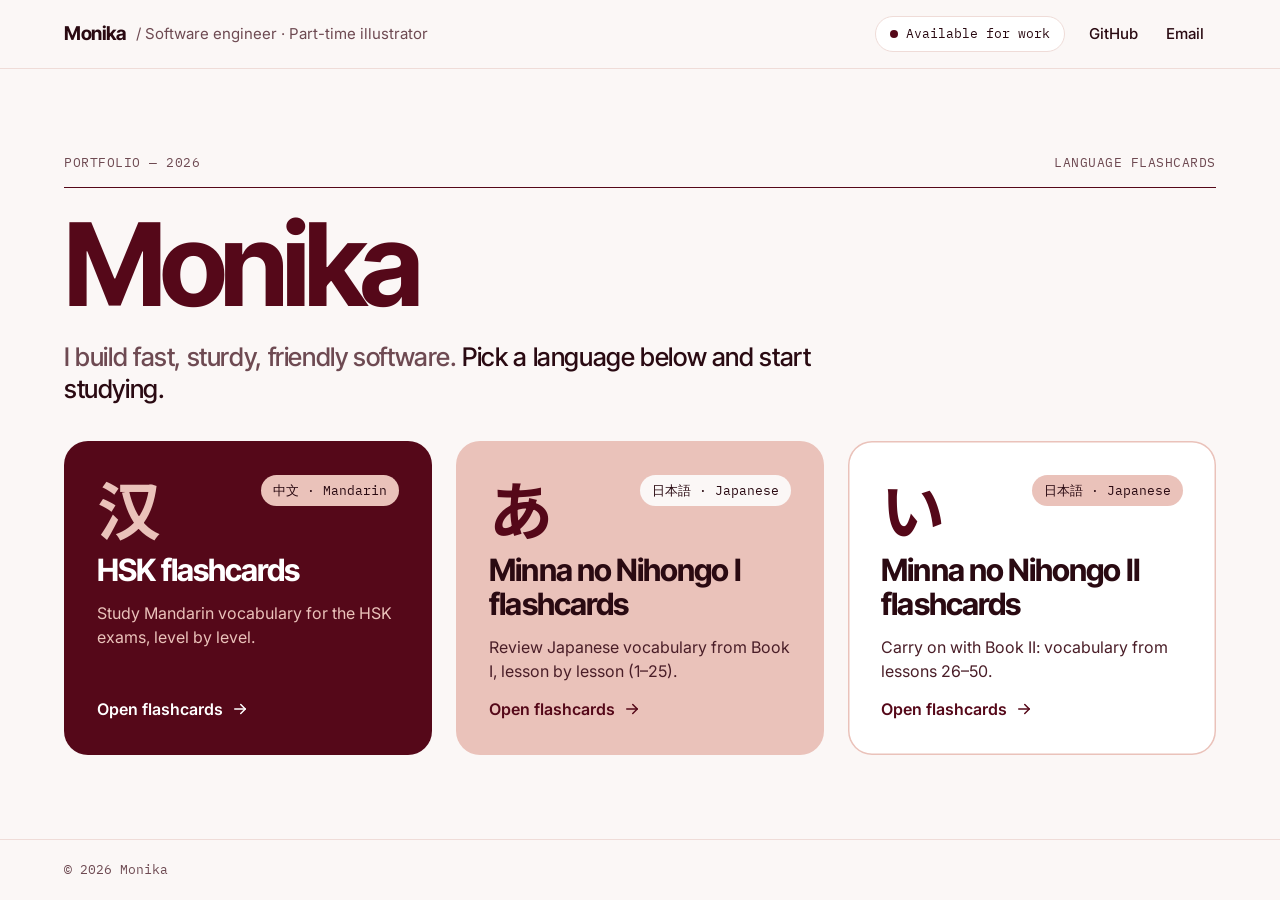
<file: index.html>
<!DOCTYPE html>
<html lang="en">
<head>
<meta charset="UTF-8">
<meta name="viewport" content="width=device-width, initial-scale=1.0">
<title>Monika · Language flashcards</title>
<meta name="description" content="Free language flashcards: HSK 1–5 Mandarin vocabulary with pinyin, tone colours and audio, and Minna no Nihongo I and II Japanese vocabulary by lesson.">
<link rel="preconnect" href="https://fonts.googleapis.com">
<link rel="preconnect" href="https://fonts.gstatic.com" crossorigin>
<link rel="stylesheet" href="https://fonts.googleapis.com/css2?family=IBM+Plex+Mono:wght@400;500&family=Inter:wght@400;500;600&family=Inter+Tight:wght@500;600;700&family=Noto+Sans+JP:wght@700&family=Noto+Sans+SC:wght@700&display=swap">
<link rel="stylesheet" href="assets/css/landing.css">
</head>
<body>

<header class="site-head">
  <div class="wrap">
    <p class="brand"><b>Monika</b><span>/ Software engineer · Part-time illustrator</span></p>
    <nav aria-label="Elsewhere">
      <span class="status"><span class="dot" aria-hidden="true"></span>Available for work</span>
      <a href="https://github.com/monikavrb" target="_blank" rel="noopener">GitHub</a>
      <a href="mailto:monikaverbiwork@gmail.com">Email</a>
    </nav>
  </div>
</header>

<main>
  <div class="wrap">
    <div class="eyebrow">
      <span>Portfolio — 2026</span>
      <span>Language flashcards</span>
    </div>
    <h1>Monika</h1>
    <p class="lede">I build fast, sturdy, friendly software. <strong>Pick a language below and start studying.</strong></p>

    <div class="cards">
      <a class="card card--zh" href="hsk-flash-cards/">
        <span class="card-top">
          <span class="glyph" lang="zh-Hans" aria-hidden="true">汉</span>
          <span class="pill"><span lang="zh-Hans">中文</span> · Mandarin</span>
        </span>
        <span class="card-title">HSK flashcards</span>
        <span class="card-desc">Study Mandarin vocabulary for the HSK exams, level by level.</span>
        <span class="card-cta">Open flashcards
          <svg width="18" height="18" viewBox="0 0 24 24" fill="none" stroke="currentColor" stroke-width="2" stroke-linecap="round" stroke-linejoin="round" aria-hidden="true"><path d="M5 12h14"/><path d="M13 6l6 6-6 6"/></svg>
        </span>
      </a>

      <a class="card card--ja" href="minna-flash-cards/">
        <span class="card-top">
          <span class="glyph" lang="ja" aria-hidden="true">あ</span>
          <span class="pill"><span lang="ja">日本語</span> · Japanese</span>
        </span>
        <span class="card-title">Minna no Nihongo I flashcards</span>
        <span class="card-desc">Review Japanese vocabulary from Book I, lesson by lesson (1–25).</span>
        <span class="card-cta">Open flashcards
          <svg width="18" height="18" viewBox="0 0 24 24" fill="none" stroke="currentColor" stroke-width="2" stroke-linecap="round" stroke-linejoin="round" aria-hidden="true"><path d="M5 12h14"/><path d="M13 6l6 6-6 6"/></svg>
        </span>
      </a>

      <a class="card card--ja2" href="minna2-flash-cards/">
        <span class="card-top">
          <span class="glyph" lang="ja" aria-hidden="true">い</span>
          <span class="pill"><span lang="ja">日本語</span> · Japanese</span>
        </span>
        <span class="card-title">Minna no Nihongo II flashcards</span>
        <span class="card-desc">Carry on with Book II: vocabulary from lessons 26–50.</span>
        <span class="card-cta">Open flashcards
          <svg width="18" height="18" viewBox="0 0 24 24" fill="none" stroke="currentColor" stroke-width="2" stroke-linecap="round" stroke-linejoin="round" aria-hidden="true"><path d="M5 12h14"/><path d="M13 6l6 6-6 6"/></svg>
        </span>
      </a>
    </div>
  </div>
</main>

<footer class="site-foot">
  <div class="wrap">
    <span>© 2026 Monika</span>
  </div>
</footer>

<script data-goatcounter="https://mxnmxn.goatcounter.com/count" async src="https://gc.zgo.at/count.js"></script>
</body>
</html>
</file>
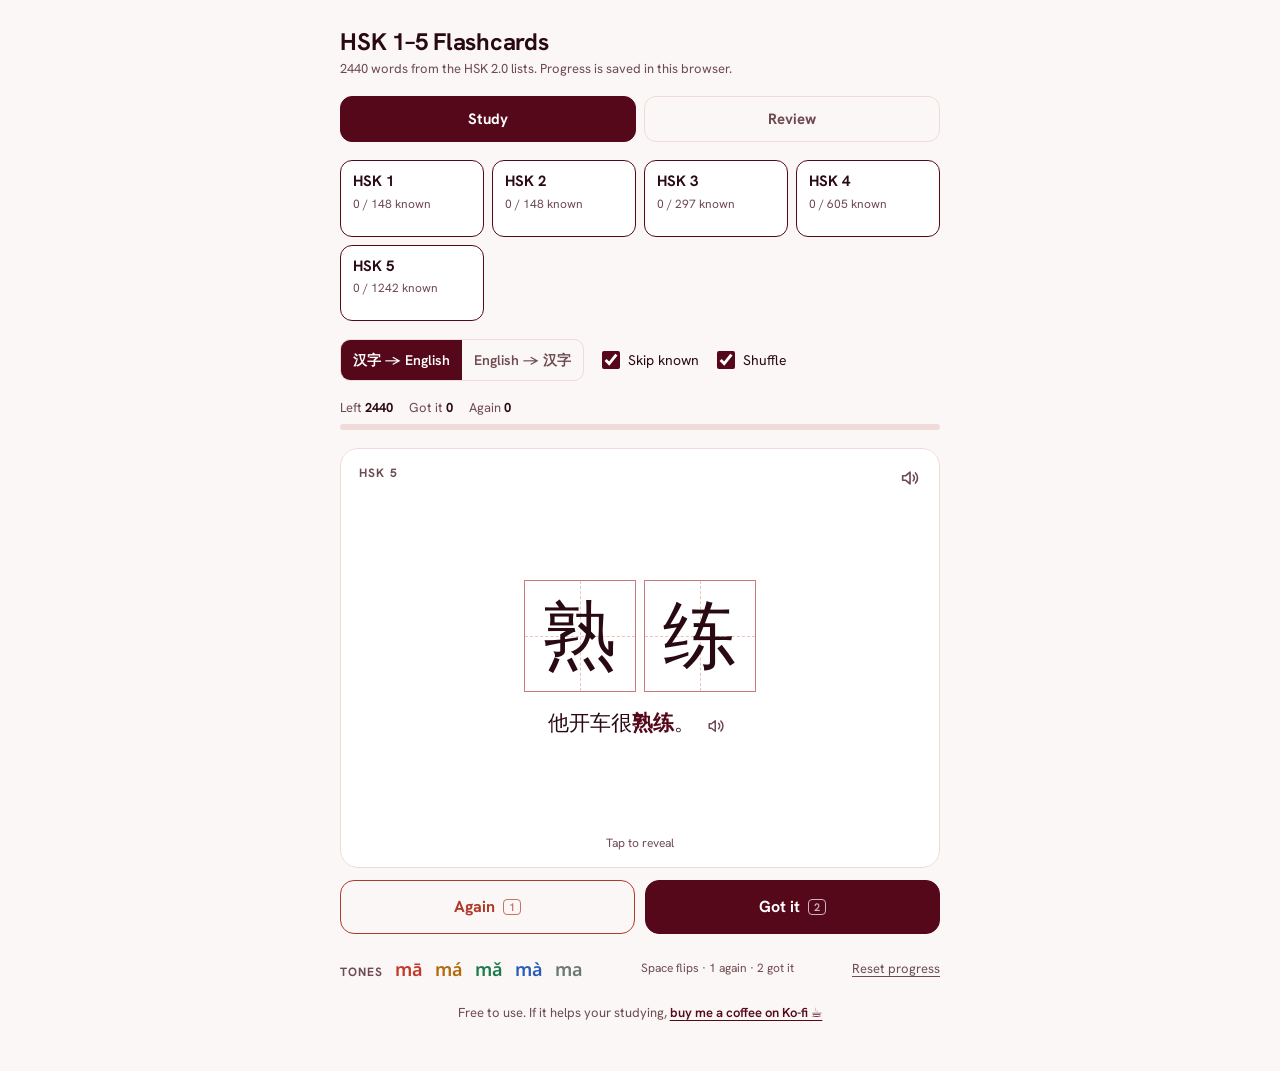
<file: hsk-flash-card/index.html>
<!DOCTYPE html>
<html lang="en">
<head>
<meta charset="UTF-8">
<meta name="viewport" content="width=device-width, initial-scale=1.0">
<title>HSK 1–5 Flashcards</title>
<meta name="description" content="Free HSK 1–5 Chinese flashcards with pinyin, tone colours, example sentences and audio. Progress is saved in your browser.">
<link rel="preconnect" href="https://fonts.googleapis.com">
<link rel="preconnect" href="https://fonts.gstatic.com" crossorigin>
<link rel="stylesheet" href="https://fonts.googleapis.com/css2?family=Hanken+Grotesk:wght@400;500;600;700&family=Noto+Sans:wght@500;600&family=Noto+Serif+SC:wght@500;700&display=swap">
<link rel="stylesheet" href="css/tokens.css">
<link rel="stylesheet" href="css/app.css">
<script type="module" src="js/main.js"></script>
</head>
<body>
<div class="app">
  <header>
    <h1>HSK 1–5 Flashcards</h1>
    <p class="sub" id="sub"></p>
  </header>

  <nav class="tabs" role="tablist" aria-label="Mode">
    <button type="button" role="tab" id="tabStudy" aria-selected="true">Study</button>
    <button type="button" role="tab" id="tabReview" aria-selected="false">Review <span class="badge" id="revCount" hidden>0</span></button>
  </nav>

  <section class="levels" id="levels" aria-label="Levels to practice"></section>

  <section class="opts">
    <div class="seg" role="group" aria-label="Card direction">
      <button type="button" id="dirZh" aria-pressed="true">汉字 → English</button>
      <button type="button" id="dirEn" aria-pressed="false">English → 汉字</button>
    </div>
    <label class="sw" for="skip" id="skipWrap"><input type="checkbox" id="skip"> Skip known</label>
    <label class="sw" for="shuf"><input type="checkbox" id="shuf"> Shuffle</label>
  </section>

  <section class="stats" aria-live="polite">
    <div class="nums">
      <span>Left <b id="nLeft">0</b></span>
      <span>Got it <b id="nGot">0</b></span>
      <span>Again <b id="nAgain">0</b></span>
    </div>
    <div class="bar"><i id="prog"></i></div>
  </section>

  <section id="practice">
    <div class="stage" id="stage">
      <button type="button" class="speak" id="speak" aria-label="Play pronunciation" hidden>
        <svg viewBox="0 0 24 24" fill="none" stroke="currentColor" stroke-width="1.8" stroke-linecap="round" stroke-linejoin="round" aria-hidden="true"><path d="M4 9.5v5h3.5L12 18.5v-13L7.5 9.5H4z"/><path d="M15.5 9a4.2 4.2 0 0 1 0 6"/><path d="M18 6.5a8 8 0 0 1 0 11"/></svg>
      </button>
      <div class="card" id="card" role="button" tabindex="0" aria-label="Flip card">
        <div class="card-inner">
          <div class="face front" id="front"></div>
          <div class="face back" id="back"></div>
        </div>
      </div>
    </div>
    <div class="done" id="done" hidden></div>
    <div class="actions" id="actions">
      <button type="button" class="btn again" id="again">Again <kbd>1</kbd></button>
      <button type="button" class="btn got" id="got">Got it <kbd>2</kbd></button>
    </div>
  </section>

  <footer class="foot">
    <div class="tones" aria-label="Tone colour key">
      <span class="k">Tones</span>
      <span class="s t1">mā</span><span class="s t2">má</span><span class="s t3">mǎ</span><span class="s t4">mà</span><span class="s t5">ma</span>
    </div>
    <span class="keys">Space flips · 1 again · 2 got it</span>
    <button type="button" class="link" id="reset">Reset progress</button>
  </footer>

  <p class="support">
    Free to use. If it helps your studying,
    <a href="https://ko-fi.com/YOUR_KOFI_USERNAME" target="_blank" rel="noopener">buy me a coffee on Ko-fi ☕</a>
  </p>
</div>
<script data-goatcounter="https://mxnmxn.goatcounter.com/count" async src="https://gc.zgo.at/count.js"></script>
</body>
</html>
</file>
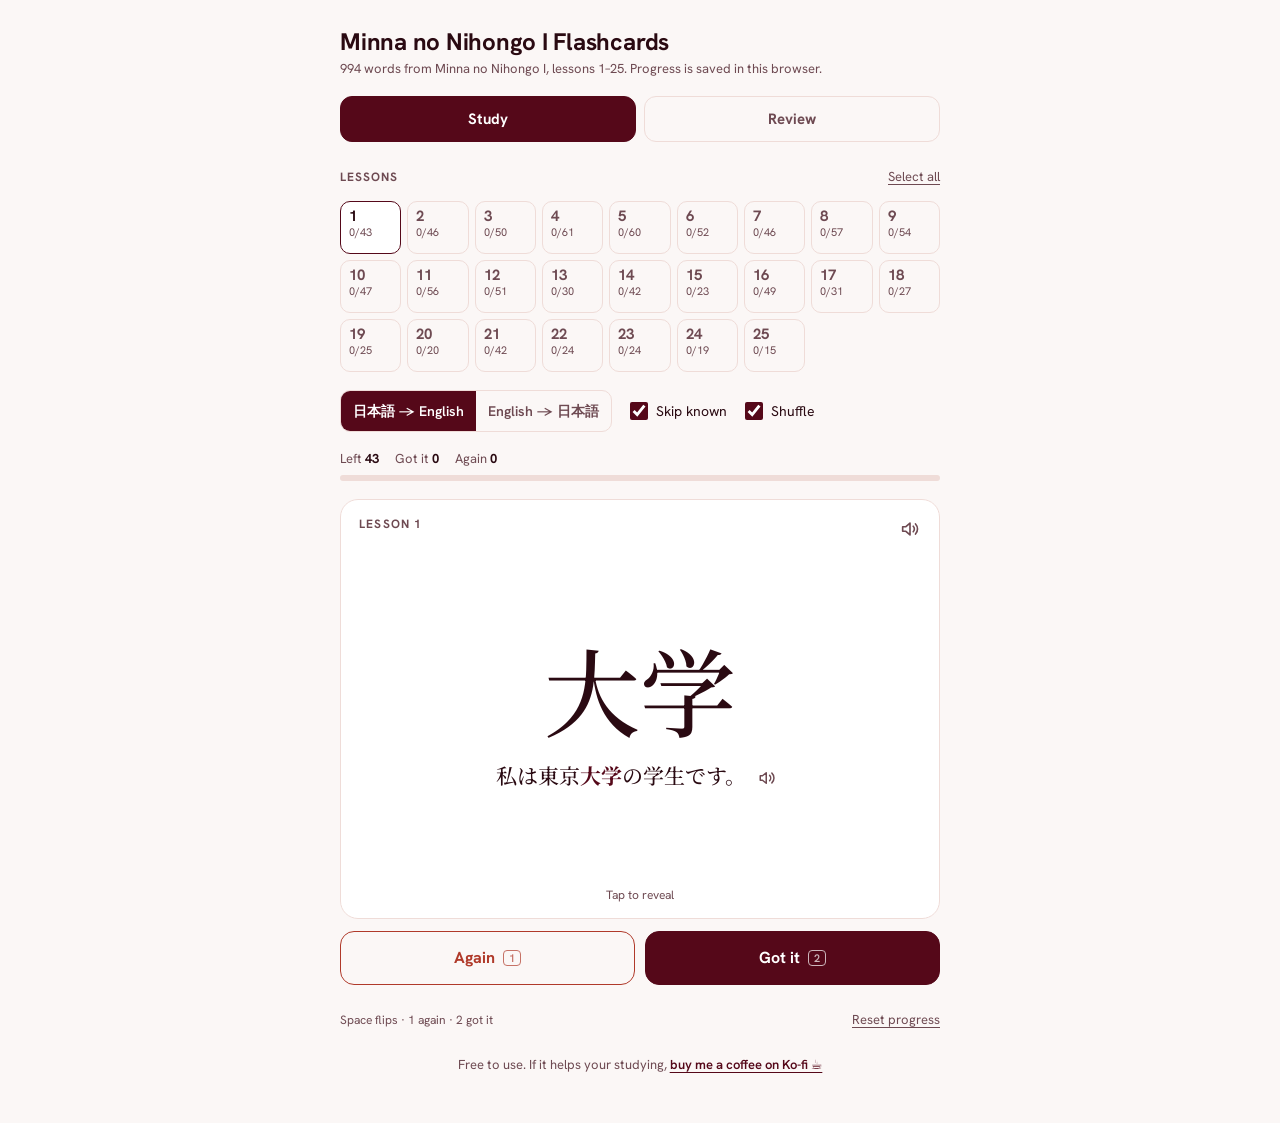
<file: minna-flash-cards/index.html>
<!DOCTYPE html>
<html lang="en">
<head>
<meta charset="UTF-8">
<meta name="viewport" content="width=device-width, initial-scale=1.0">
<title>Minna no Nihongo I Flashcards</title>
<meta name="description" content="Free Japanese flashcards for Minna no Nihongo I, lessons 1–25, with kana readings, romaji, example sentences and audio. Progress is saved in your browser.">
<link rel="preconnect" href="https://fonts.googleapis.com">
<link rel="preconnect" href="https://fonts.gstatic.com" crossorigin>
<link rel="stylesheet" href="https://fonts.googleapis.com/css2?family=Hanken+Grotesk:wght@400;500;600;700&family=Noto+Sans+JP:wght@500;600&family=Noto+Serif+JP:wght@500;700&display=swap">
<link rel="stylesheet" href="css/tokens.css">
<link rel="stylesheet" href="css/app.css">
<script type="module" src="js/main.js"></script>
</head>
<body>
<div class="app">
  <header>
    <h1>Minna no Nihongo I Flashcards</h1>
    <p class="sub" id="sub"></p>
  </header>

  <nav class="tabs" role="tablist" aria-label="Mode">
    <button type="button" role="tab" id="tabStudy" aria-selected="true">Study</button>
    <button type="button" role="tab" id="tabReview" aria-selected="false">Review <span class="badge" id="revCount" hidden>0</span></button>
  </nav>

  <section class="lessons" id="lessons" aria-label="Lessons to practice">
    <div class="lessons-head">
      <span class="k">Lessons</span>
      <button type="button" class="link" id="allLessons">Select all</button>
    </div>
    <div class="levels" id="levels"></div>
  </section>

  <section class="opts">
    <div class="seg" role="group" aria-label="Card direction">
      <button type="button" id="dirJa" aria-pressed="true" lang="ja">日本語 <span lang="en">→ English</span></button>
      <button type="button" id="dirEn" aria-pressed="false">English → <span lang="ja">日本語</span></button>
    </div>
    <label class="sw" for="skip" id="skipWrap"><input type="checkbox" id="skip"> Skip known</label>
    <label class="sw" for="shuf"><input type="checkbox" id="shuf"> Shuffle</label>
  </section>

  <section class="stats" aria-live="polite">
    <div class="nums">
      <span>Left <b id="nLeft">0</b></span>
      <span>Got it <b id="nGot">0</b></span>
      <span>Again <b id="nAgain">0</b></span>
    </div>
    <div class="bar"><i id="prog"></i></div>
  </section>

  <section id="practice">
    <div class="stage" id="stage">
      <button type="button" class="speak" id="speak" aria-label="Play pronunciation" hidden>
        <svg viewBox="0 0 24 24" fill="none" stroke="currentColor" stroke-width="1.8" stroke-linecap="round" stroke-linejoin="round" aria-hidden="true"><path d="M4 9.5v5h3.5L12 18.5v-13L7.5 9.5H4z"/><path d="M15.5 9a4.2 4.2 0 0 1 0 6"/><path d="M18 6.5a8 8 0 0 1 0 11"/></svg>
      </button>
      <div class="card" id="card" role="button" tabindex="0" aria-label="Flip card">
        <div class="card-inner">
          <div class="face front" id="front"></div>
          <div class="face back" id="back"></div>
        </div>
      </div>
    </div>
    <div class="done" id="done" hidden></div>
    <div class="actions" id="actions">
      <button type="button" class="btn again" id="again">Again <kbd>1</kbd></button>
      <button type="button" class="btn got" id="got">Got it <kbd>2</kbd></button>
    </div>
  </section>

  <footer class="foot">
    <span class="keys">Space flips · 1 again · 2 got it</span>
    <button type="button" class="link" id="reset">Reset progress</button>
  </footer>

  <p class="support">
    Free to use. If it helps your studying,
    <a href="https://ko-fi.com/YOUR_KOFI_USERNAME" target="_blank" rel="noopener">buy me a coffee on Ko-fi ☕</a>
  </p>
</div>
<script data-goatcounter="https://mxnmxn.goatcounter.com/count" async src="https://gc.zgo.at/count.js"></script>
</body>
</html>
</file>
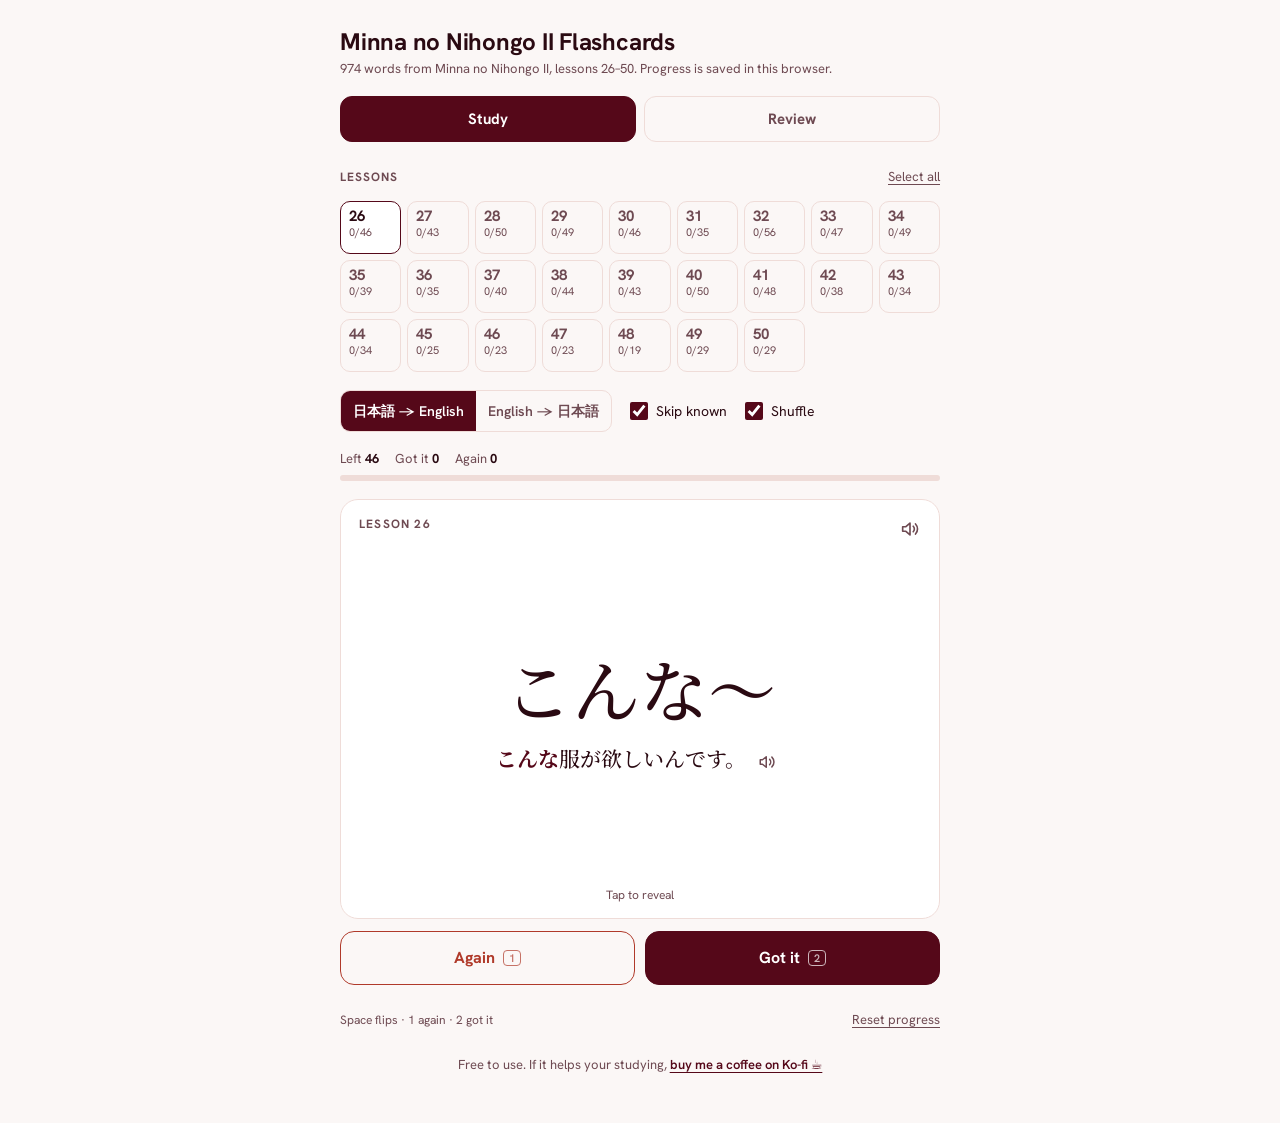
<file: minna2-flash-cards/index.html>
<!DOCTYPE html>
<html lang="en">
<head>
<meta charset="UTF-8">
<meta name="viewport" content="width=device-width, initial-scale=1.0">
<title>Minna no Nihongo II Flashcards</title>
<meta name="description" content="Free Japanese flashcards for Minna no Nihongo II, lessons 26–50, with kana readings, romaji, example sentences and audio. Progress is saved in your browser.">
<link rel="preconnect" href="https://fonts.googleapis.com">
<link rel="preconnect" href="https://fonts.gstatic.com" crossorigin>
<link rel="stylesheet" href="https://fonts.googleapis.com/css2?family=Hanken+Grotesk:wght@400;500;600;700&family=Noto+Sans+JP:wght@500;600&family=Noto+Serif+JP:wght@500;700&display=swap">
<link rel="stylesheet" href="css/tokens.css">
<link rel="stylesheet" href="css/app.css">
<script type="module" src="js/main.js"></script>
</head>
<body>
<div class="app">
  <header>
    <h1>Minna no Nihongo II Flashcards</h1>
    <p class="sub" id="sub"></p>
  </header>

  <nav class="tabs" role="tablist" aria-label="Mode">
    <button type="button" role="tab" id="tabStudy" aria-selected="true">Study</button>
    <button type="button" role="tab" id="tabReview" aria-selected="false">Review <span class="badge" id="revCount" hidden>0</span></button>
  </nav>

  <section class="lessons" id="lessons" aria-label="Lessons to practice">
    <div class="lessons-head">
      <span class="k">Lessons</span>
      <button type="button" class="link" id="allLessons">Select all</button>
    </div>
    <div class="levels" id="levels"></div>
  </section>

  <section class="opts">
    <div class="seg" role="group" aria-label="Card direction">
      <button type="button" id="dirJa" aria-pressed="true" lang="ja">日本語 <span lang="en">→ English</span></button>
      <button type="button" id="dirEn" aria-pressed="false">English → <span lang="ja">日本語</span></button>
    </div>
    <label class="sw" for="skip" id="skipWrap"><input type="checkbox" id="skip"> Skip known</label>
    <label class="sw" for="shuf"><input type="checkbox" id="shuf"> Shuffle</label>
  </section>

  <section class="stats" aria-live="polite">
    <div class="nums">
      <span>Left <b id="nLeft">0</b></span>
      <span>Got it <b id="nGot">0</b></span>
      <span>Again <b id="nAgain">0</b></span>
    </div>
    <div class="bar"><i id="prog"></i></div>
  </section>

  <section id="practice">
    <div class="stage" id="stage">
      <button type="button" class="speak" id="speak" aria-label="Play pronunciation" hidden>
        <svg viewBox="0 0 24 24" fill="none" stroke="currentColor" stroke-width="1.8" stroke-linecap="round" stroke-linejoin="round" aria-hidden="true"><path d="M4 9.5v5h3.5L12 18.5v-13L7.5 9.5H4z"/><path d="M15.5 9a4.2 4.2 0 0 1 0 6"/><path d="M18 6.5a8 8 0 0 1 0 11"/></svg>
      </button>
      <div class="card" id="card" role="button" tabindex="0" aria-label="Flip card">
        <div class="card-inner">
          <div class="face front" id="front"></div>
          <div class="face back" id="back"></div>
        </div>
      </div>
    </div>
    <div class="done" id="done" hidden></div>
    <div class="actions" id="actions">
      <button type="button" class="btn again" id="again">Again <kbd>1</kbd></button>
      <button type="button" class="btn got" id="got">Got it <kbd>2</kbd></button>
    </div>
  </section>

  <footer class="foot">
    <span class="keys">Space flips · 1 again · 2 got it</span>
    <button type="button" class="link" id="reset">Reset progress</button>
  </footer>

  <p class="support">
    Free to use. If it helps your studying,
    <a href="https://ko-fi.com/YOUR_KOFI_USERNAME" target="_blank" rel="noopener">buy me a coffee on Ko-fi ☕</a>
  </p>
</div>
<script data-goatcounter="https://mxnmxn.goatcounter.com/count" async src="https://gc.zgo.at/count.js"></script>
</body>
</html>
</file>
<file: assets/css/landing.css>
/* Landing page: header, hero, language cards and footer. */
:root {
  --bg: #FBF7F6;
  --surface: #FFFFFF;
  --ink: #2A0A12;
  --ink-2: #6E4A52;
  --ink-3: #4A1E28;
  --line: #EFDCD8;
  --accent: #550819;
  --accent-soft: #EAC2BA;
  --font-ui: 'Inter', system-ui, -apple-system, 'Segoe UI', sans-serif;
  --font-display: 'Inter Tight', 'Inter', system-ui, sans-serif;
  --font-mono: 'IBM Plex Mono', ui-monospace, 'Cascadia Mono', monospace;
  --font-zh: 'Noto Sans SC', 'PingFang SC', 'Microsoft YaHei', sans-serif;
  --font-ja: 'Noto Sans JP', 'Hiragino Sans', 'Yu Gothic', sans-serif;
  --gutter: clamp(20px, 5vw, 64px);
  color-scheme: light;
}
* { box-sizing: border-box; }
html, body { margin: 0; }
body {
  min-height: 100vh;
  display: flex;
  flex-direction: column;
  background: var(--bg);
  color: var(--ink);
  font-family: var(--font-ui);
  font-size: 16px;
  line-height: 1.5;
}
a { color: var(--ink); text-underline-offset: 5px; text-decoration-thickness: 1.5px; }
a:hover { color: var(--ink-2); }
a:focus-visible { outline: 3px solid var(--ink); outline-offset: 3px; border-radius: 6px; }

.wrap { width: 100%; max-width: 1320px; margin: 0 auto; padding-left: var(--gutter); padding-right: var(--gutter); }

/* Header */
.site-head { border-bottom: 1px solid var(--line); }
.site-head .wrap {
  padding-top: 12px; padding-bottom: 12px;
  display: flex; flex-wrap: wrap; align-items: center; justify-content: space-between; gap: 4px 24px;
}
.brand { margin: 0; display: inline-flex; align-items: center; gap: 10px; min-height: 44px; }
.brand b { font-family: var(--font-display); font-weight: 700; font-size: 19px; letter-spacing: -0.02em; }
.brand span { font-size: 15px; color: var(--ink-2); }
.site-head nav { display: flex; flex-wrap: wrap; align-items: center; gap: 0 4px; }
.site-head nav a {
  display: inline-flex; align-items: center; min-height: 44px; padding: 0 12px;
  text-decoration: none; font-size: 15px; font-weight: 500;
}
.status {
  display: inline-flex; align-items: center; gap: 8px; margin-right: 8px; padding: 7px 14px;
  background: var(--surface); border: 1px solid var(--line); border-radius: 999px;
  font-family: var(--font-mono); font-size: 13px; color: var(--ink);
}
.status .dot { width: 8px; height: 8px; border-radius: 50%; background: var(--accent); }

/* Hero */
main { flex: 1 1 auto; display: flex; flex-direction: column; justify-content: center; }
main .wrap {
  padding-top: clamp(24px, 4vh, 56px); padding-bottom: clamp(24px, 4vh, 56px);
  display: flex; flex-direction: column; gap: clamp(16px, 2.6vh, 28px);
}
.eyebrow {
  display: flex; flex-wrap: wrap; justify-content: space-between; gap: 4px 24px;
  padding-bottom: 14px; border-bottom: 1.5px solid var(--accent);
  font-family: var(--font-mono); font-size: 13px; letter-spacing: 0.04em; text-transform: uppercase; color: var(--ink-2);
}
h1 {
  margin: 0;
  font-family: var(--font-display); font-weight: 700;
  font-size: clamp(48px, 9vw, 136px); line-height: 0.92; letter-spacing: -0.055em;
  color: var(--accent); overflow-wrap: anywhere;
}
.lede {
  margin: 0; max-width: 760px;
  font-family: var(--font-display); font-weight: 500;
  font-size: clamp(19px, 2vw, 28px); line-height: 1.25; letter-spacing: -0.015em; color: var(--ink-2);
}
.lede strong { font-weight: 500; color: var(--ink); }

/* Language cards: one column on phones; on tablets Mandarin spans the top row with the
   two Japanese books side by side under it; three across on wide screens. */
.cards { display: grid; grid-template-columns: minmax(0, 1fr); gap: clamp(12px, 2vw, 24px); margin-top: clamp(4px, 1.5vh, 16px); }
@media (min-width: 640px) {
  .cards { grid-template-columns: repeat(2, minmax(0, 1fr)); }
  .card--zh { grid-column: 1 / -1; }
}
@media (min-width: 1024px) {
  .cards { grid-template-columns: repeat(3, minmax(0, 1fr)); }
  .card--zh { grid-column: auto; }
}
.card {
  min-width: 0;
  display: flex; flex-direction: column; gap: clamp(10px, 1.6vh, 18px);
  padding: clamp(20px, 2.6vw, 36px);
  border-radius: 24px; text-decoration: none;
  transition: transform .2s ease, box-shadow .2s ease;
}
.card:hover { transform: translateY(-3px); }
.card:hover .card-cta svg { transform: translateX(4px); }
.card:focus-visible { outline-offset: 4px; border-radius: 24px; }
.card-top { display: flex; justify-content: space-between; align-items: flex-start; gap: 16px; }
.glyph { font-weight: 700; font-size: clamp(40px, 5vw, 72px); line-height: 1; }
.pill { padding: 6px 12px; border-radius: 999px; font-family: var(--font-mono); font-size: 13px; color: var(--ink); white-space: nowrap; }
.card-title { font-family: var(--font-display); font-weight: 700; font-size: clamp(24px, 2.4vw, 34px); line-height: 1.1; letter-spacing: -0.03em; }
.card-desc { font-size: 16px; line-height: 1.5; }
.card-cta { display: inline-flex; align-items: center; gap: 8px; margin-top: auto; font-weight: 600; font-size: 16px; }
.card-cta svg { transition: transform .2s ease; }

.card--zh { background: var(--accent); color: #FFFFFF; }
.card--zh:hover { color: #FFFFFF; box-shadow: 0 14px 30px -18px rgba(85, 8, 25, .7); }
.card--zh .glyph { font-family: var(--font-zh); color: var(--accent-soft); }
.card--zh .pill { background: var(--accent-soft); }
.card--zh .card-desc { color: var(--accent-soft); }

/* Minna no Nihongo I (blush) and II (white with a blush outline) */
.card--ja, .card--ja2 { color: var(--ink); }
.card--ja:hover, .card--ja2:hover { color: var(--ink); box-shadow: 0 14px 30px -18px rgba(85, 8, 25, .5); }
.card--ja .glyph, .card--ja2 .glyph { font-family: var(--font-ja); color: var(--accent); }
.card--ja .card-desc, .card--ja2 .card-desc { color: var(--ink-3); }
.card--ja .card-cta, .card--ja2 .card-cta { color: var(--accent); }
.card--ja { background: var(--accent-soft); }
.card--ja .pill { background: var(--bg); }
.card--ja2 { background: var(--surface); box-shadow: inset 0 0 0 1.5px var(--accent-soft); }
.card--ja2:hover { box-shadow: inset 0 0 0 1.5px var(--accent-soft), 0 14px 30px -18px rgba(85, 8, 25, .5); }
.card--ja2 .pill { background: var(--accent-soft); }

/* Footer */
.site-foot { border-top: 1px solid var(--line); }
.site-foot .wrap {
  padding-top: 8px; padding-bottom: 8px;
  display: flex; flex-wrap: wrap; align-items: center; justify-content: space-between; gap: 0 24px;
  font-family: var(--font-mono); font-size: 13px; color: var(--ink-2);
}
.site-foot span { display: inline-flex; align-items: center; min-height: 44px; }

@media (prefers-reduced-motion: reduce) {
  .card, .card-cta svg { transition: none; }
  .card:hover, .card:hover .card-cta svg { transform: none; }
}
</file>
<file: hsk-flash-card/css/tokens.css>
/* Design tokens: colours, tone colours and fonts, with light and dark themes.
   The palette matches the landing page (burgundy accent, blush lines). */
:root {
  --bg: #FBF7F6;
  --surface: #FFFFFF;
  --ink: #2A0A12;
  --ink-2: #6E4A52;
  --line: #EFDCD8;
  --accent: #550819;
  --accent-ink: #FFFFFF;
  --bad: #B03A2A;
  --bad-ink: #FFFFFF;
  --grid: #C97A78;
  --grid-soft: #EAC2BA;
  --t1: #C0392B;
  --t2: #B26A0A;
  --t3: #1E7B4B;
  --t4: #2A5DB5;
  --t5: #6B7873;
  --font-ui: 'Hanken Grotesk', system-ui, -apple-system, 'Segoe UI', sans-serif;
  --font-py: 'Noto Sans', 'Hanken Grotesk', system-ui, sans-serif;
  --font-zh: 'Noto Serif SC', 'Songti SC', 'STSong', 'Source Han Serif SC', 'SimSun', serif;
}
@media (prefers-color-scheme: dark) {
  :root:not([data-theme="light"]) {
    --bg: #160B0E; --surface: #221317; --ink: #F6E9EA; --ink-2: #C4A3A9; --line: #3D2329;
    --accent: #EAA6B3; --accent-ink: #2A0A12; --bad: #FF8E7C; --bad-ink: #2A0A12; --grid: #8E4A55; --grid-soft: #4A2830;
    --t1: #FF7F70; --t2: #F2AB4A; --t3: #55CF90; --t4: #78A8FF; --t5: #9AA7A2;
    color-scheme: dark;
  }
}
:root[data-theme="dark"] {
  --bg: #160B0E; --surface: #221317; --ink: #F6E9EA; --ink-2: #C4A3A9; --line: #3D2329;
  --accent: #EAA6B3; --accent-ink: #2A0A12; --bad: #FF8E7C; --bad-ink: #2A0A12; --grid: #8E4A55; --grid-soft: #4A2830;
  --t1: #FF7F70; --t2: #F2AB4A; --t3: #55CF90; --t4: #78A8FF; --t5: #9AA7A2;
  color-scheme: dark;
}
</file>
<file: hsk-flash-card/css/app.css>
/* Layout: one narrow column. Level chips and options on top, a 田字格 practice card in the middle,
   Again / Got it under the card, tone-colour key at the foot. */
* { box-sizing: border-box; }
/* Elements with the hidden attribute must stay hidden even when a class sets display. */
[hidden] { display: none !important; }
body {
  background: var(--bg);
  color: var(--ink);
  font-family: var(--font-ui);
  font-size: 15px;
  line-height: 1.45;
  padding-block: 20px 40px;
  padding-left: max(16px, env(safe-area-inset-left, 0px));
  padding-right: max(16px, env(safe-area-inset-right, 0px));
}
button { font: inherit; color: inherit; }
:focus-visible { outline: 2px solid var(--accent); outline-offset: 2px; }

.app { max-width: 600px; margin: 0 auto; display: flex; flex-direction: column; gap: 18px; }
h1 { margin: 0; font-size: 24px; line-height: 1.15; font-weight: 700; letter-spacing: -0.01em; }
.sub { margin: 4px 0 0; color: var(--ink-2); font-size: 13px; }

/* level chips */
.levels { display: grid; grid-template-columns: repeat(auto-fit, minmax(128px, 1fr)); gap: 8px; }
.chip {
  display: flex; flex-direction: column; gap: 3px; text-align: left;
  padding: 10px 12px 11px; border-radius: 12px; cursor: pointer;
  border: 1.5px solid var(--line); background: transparent; color: var(--ink-2);
}
.chip[aria-pressed="true"] { border-color: var(--accent); background: var(--surface); color: var(--ink); }
.chip b { font-size: 15px; font-weight: 700; }
.chip small { font-size: 12px; color: var(--ink-2); font-variant-numeric: tabular-nums; }
.bar { height: 4px; border-radius: 2px; background: var(--line); overflow: hidden; margin-top: 4px; }
.bar > i { display: block; height: 100%; width: 0; background: var(--accent); transition: width .3s ease; }

/* options */
.opts { display: flex; flex-wrap: wrap; align-items: center; gap: 10px 18px; }
.seg { display: inline-flex; border: 1.5px solid var(--line); border-radius: 10px; overflow: hidden; }
.seg button {
  border: 0; background: transparent; color: var(--ink-2); font-weight: 600; font-size: 14px;
  padding: 8px 12px; min-height: 40px; cursor: pointer;
}
.seg button[aria-pressed="true"] { background: var(--accent); color: var(--accent-ink); }
.sw { display: inline-flex; align-items: center; gap: 8px; font-size: 14px; cursor: pointer; min-height: 40px; }
.sw input { width: 18px; height: 18px; accent-color: var(--accent); margin: 0; }

/* stats */
.stats { display: flex; flex-direction: column; gap: 6px; }
.nums { display: flex; flex-wrap: wrap; gap: 4px 16px; font-size: 13px; color: var(--ink-2); font-variant-numeric: tabular-nums; }
.nums b { color: var(--ink); font-weight: 700; }
.stats .bar { margin: 0; height: 6px; border-radius: 3px; }

/* card */
.stage { position: relative; }
.speak {
  position: absolute; top: 8px; right: 8px; z-index: 2; width: 44px; height: 44px; border-radius: 50%;
  display: grid; place-items: center; cursor: pointer; border: 0; background: transparent; color: var(--ink-2);
}
.speak:hover { color: var(--accent); }
.say { display: inline-grid; place-items: center; vertical-align: middle; width: 34px; height: 34px; margin-left: 4px; border: 0; border-radius: 50%; background: transparent; color: var(--ink-2); cursor: pointer; }
.say:hover { color: var(--accent); }
.say svg { width: 18px; height: 18px; }
.nospeech .say { display: none; }
.speak svg { width: 22px; height: 22px; }
.card { perspective: 1200px; cursor: pointer; border-radius: 18px; -webkit-tap-highlight-color: transparent; }
.card-inner { display: grid; min-height: 420px; transform-style: preserve-3d; transition: transform .45s cubic-bezier(.3,.7,.2,1); }
.card.flipped .card-inner { transform: rotateY(180deg); }
.card.snap .card-inner { transition: none; }
.face {
  grid-area: 1 / 1; position: relative; backface-visibility: hidden; -webkit-backface-visibility: hidden;
  background: var(--surface); border: 1.5px solid var(--line); border-radius: 18px;
  padding: 48px 20px 40px; display: flex; flex-direction: column; align-items: center; justify-content: center;
  gap: 16px; text-align: center; min-width: 0;
}
.back { transform: rotateY(180deg); }
/* Some browsers ignore backface-visibility on text, so the hidden side showed through mirrored.
   Also hide each face with visibility, switching at the midpoint of the flip. */
.front, .back { transition: visibility 0s linear .22s; }
.back { visibility: hidden; }
.card.flipped .front { visibility: hidden; }
.card.flipped .back { visibility: visible; }
.card.snap .front, .card.snap .back { transition: none; }
.cell, .cell .g, .face * { -webkit-backface-visibility: hidden; backface-visibility: hidden; }
.tag { position: absolute; top: 16px; left: 18px; font-size: 12px; font-weight: 700; letter-spacing: .1em; text-transform: uppercase; color: var(--ink-2); }
.hint { position: absolute; bottom: 14px; left: 0; right: 0; font-size: 12px; color: var(--ink-2); }

/* 田字格 cells */
.cells { display: flex; flex-wrap: wrap; justify-content: center; align-items: center; gap: 8px; }
.cell {
  position: relative; width: var(--cell, 112px); aspect-ratio: 1; display: grid; place-items: center;
  border: 1.5px solid var(--grid); background: var(--surface);
  font-family: var(--font-zh); font-weight: 500; font-size: calc(var(--cell, 112px) * 0.66); line-height: 1; color: var(--ink);
}
.cell::before, .cell::after { content: ""; position: absolute; pointer-events: none; }
.cell::before { left: 0; right: 0; top: 50%; border-top: 1.5px dashed var(--grid-soft); }
.cell::after { top: 0; bottom: 0; left: 50%; border-left: 1.5px dashed var(--grid-soft); }
.cell .g { position: relative; z-index: 1; }
.sep { font-family: var(--font-zh); font-size: 20px; color: var(--ink-2); }

.zh-sm { font-family: var(--font-zh); font-size: 30px; font-weight: 500; line-height: 1.2; }
.py { font-family: var(--font-py); font-weight: 600; font-size: 30px; line-height: 1.2; overflow-wrap: anywhere; }
.mean { font-size: 22px; font-weight: 600; line-height: 1.3; text-wrap: balance; overflow-wrap: anywhere; }
.mean.big { font-size: 30px; line-height: 1.2; }
.t1 { color: var(--t1); } .t2 { color: var(--t2); } .t3 { color: var(--t3); } .t4 { color: var(--t4); } .t5 { color: var(--t5); }

/* answer buttons */
.actions { display: grid; grid-template-columns: 1fr 1fr; gap: 10px; margin-top: 12px; }
.btn {
  min-height: 54px; border-radius: 14px; border: 1.5px solid var(--line); background: transparent;
  font-weight: 700; font-size: 16px; cursor: pointer; display: inline-flex; align-items: center; justify-content: center; gap: 8px;
}
.btn kbd { font: 600 11px var(--font-ui); opacity: .7; border: 1px solid currentColor; border-radius: 4px; padding: 0 5px; }
.btn.again { border-color: var(--bad); color: var(--bad); }
.btn.got { border-color: var(--accent); background: var(--accent); color: var(--accent-ink); }
.btn.solid { border-color: var(--accent); background: var(--accent); color: var(--accent-ink); padding: 0 18px; }

/* finished panel */
.done {
  background: var(--surface); border: 1.5px solid var(--line); border-radius: 18px; min-height: 420px;
  padding: 28px 20px; display: flex; flex-direction: column; align-items: center; justify-content: center; gap: 12px; text-align: center;
}
.done h2 { margin: 0; font-size: 24px; line-height: 1.2; text-wrap: balance; }
.done p { margin: 0; color: var(--ink-2); max-width: 36ch; text-wrap: pretty; }
.done .row { display: flex; flex-wrap: wrap; justify-content: center; gap: 10px; margin-top: 8px; }

/* footer */
.foot { display: flex; flex-wrap: wrap; align-items: center; justify-content: space-between; gap: 10px 16px; color: var(--ink-2); font-size: 13px; }
.tones { display: flex; align-items: baseline; gap: 12px; flex-wrap: wrap; }
.tones span.k { font-size: 12px; letter-spacing: .08em; text-transform: uppercase; font-weight: 700; }
.tones .s { font-family: var(--font-py); font-weight: 600; font-size: 18px; }
.link { background: none; border: 0; padding: 8px 0; cursor: pointer; color: var(--ink-2); text-decoration: underline; text-underline-offset: 3px; font-size: 13px; }
.keys { font-size: 12px; color: var(--ink-2); }
/* Study / Review tabs */
.tabs { display: grid; grid-template-columns: 1fr 1fr; gap: 8px; }
.tabs button {
  min-height: 46px; border-radius: 12px; border: 1.5px solid var(--line); background: transparent; color: var(--ink-2);
  font-weight: 700; font-size: 15px; cursor: pointer; display: inline-flex; align-items: center; justify-content: center; gap: 8px;
}
.tabs button[aria-selected="true"] { border-color: var(--accent); background: var(--accent); color: var(--accent-ink); }
.tabs .badge {
  min-width: 22px; padding: 1px 7px; border-radius: 11px; font-size: 12px; font-variant-numeric: tabular-nums;
  background: var(--bad); color: var(--bad-ink);
}
.tabs .badge[hidden] { display: none; }
.ex { font-family: var(--font-zh); font-size: 21px; font-weight: 500; line-height: 1.5; max-width: 28ch; text-wrap: balance; overflow-wrap: anywhere; color: var(--ink); }
.ex mark { background: none; color: var(--accent); font-weight: 700; }
.exbox { width: 100%; display: flex; flex-direction: column; align-items: center; gap: 6px; border-top: 1px solid var(--line); padding-top: 14px; margin-top: 2px; }
.expy { font-family: var(--font-py); font-weight: 600; font-size: 16px; line-height: 1.4; max-width: 34ch; overflow-wrap: anywhere; }
.exen { font-size: 15px; color: var(--ink-2); max-width: 36ch; text-wrap: balance; overflow-wrap: anywhere; }
.support { margin: 0; text-align: center; font-size: 13px; color: var(--ink-2); }
.support a { color: var(--accent); font-weight: 600; text-underline-offset: 3px; }
@media (pointer: coarse) { .keys { display: none; } }
@media (prefers-reduced-motion: reduce) { .card-inner, .bar > i { transition: none; } }
@media (max-width: 380px) { .py { font-size: 26px; } .mean.big { font-size: 26px; } }
</file>
<file: minna-flash-cards/css/tokens.css>
/* Design tokens: colours and fonts, with light and dark themes.
   The palette matches the landing page and the HSK app (burgundy accent, blush lines). */
:root {
  --bg: #FBF7F6;
  --surface: #FFFFFF;
  --ink: #2A0A12;
  --ink-2: #6E4A52;
  --line: #EFDCD8;
  --accent: #550819;
  --accent-ink: #FFFFFF;
  --bad: #B03A2A;
  --bad-ink: #FFFFFF;
  --font-ui: 'Hanken Grotesk', system-ui, -apple-system, 'Segoe UI', sans-serif;
  --font-ja: 'Noto Serif JP', 'Hiragino Mincho ProN', 'Yu Mincho', 'MS Mincho', serif;
  --font-kana: 'Noto Sans JP', 'Hiragino Sans', 'Yu Gothic', 'Meiryo', sans-serif;
}
@media (prefers-color-scheme: dark) {
  :root:not([data-theme="light"]) {
    --bg: #160B0E; --surface: #221317; --ink: #F6E9EA; --ink-2: #C4A3A9; --line: #3D2329;
    --accent: #EAA6B3; --accent-ink: #2A0A12; --bad: #FF8E7C; --bad-ink: #2A0A12;
    color-scheme: dark;
  }
}
:root[data-theme="dark"] {
  --bg: #160B0E; --surface: #221317; --ink: #F6E9EA; --ink-2: #C4A3A9; --line: #3D2329;
  --accent: #EAA6B3; --accent-ink: #2A0A12; --bad: #FF8E7C; --bad-ink: #2A0A12;
  color-scheme: dark;
}
</file>
<file: minna-flash-cards/css/app.css>
/* Layout: one narrow column. Lesson chips and options on top, the flip card in the middle,
   Again / Got it under the card, shortcuts and reset at the foot. */
* { box-sizing: border-box; }
/* Elements with the hidden attribute must stay hidden even when a class sets display. */
[hidden] { display: none !important; }
body {
  background: var(--bg);
  color: var(--ink);
  font-family: var(--font-ui);
  font-size: 15px;
  line-height: 1.45;
  padding-block: 20px 40px;
  padding-left: max(16px, env(safe-area-inset-left, 0px));
  padding-right: max(16px, env(safe-area-inset-right, 0px));
}
button { font: inherit; color: inherit; }
:focus-visible { outline: 2px solid var(--accent); outline-offset: 2px; }

.app { max-width: 600px; margin: 0 auto; display: flex; flex-direction: column; gap: 18px; }
h1 { margin: 0; font-size: 24px; line-height: 1.15; font-weight: 700; letter-spacing: -0.01em; }
.sub { margin: 4px 0 0; color: var(--ink-2); font-size: 13px; }

/* lesson chips */
.lessons { display: flex; flex-direction: column; gap: 6px; }
.lessons-head { display: flex; align-items: baseline; justify-content: space-between; gap: 12px; }
.lessons-head .k { font-size: 12px; letter-spacing: .08em; text-transform: uppercase; font-weight: 700; color: var(--ink-2); }
/* 25 lessons: compact number chips so the card stays near the top on a phone */
.levels { display: grid; grid-template-columns: repeat(auto-fill, minmax(58px, 1fr)); gap: 6px; }
.chip {
  display: flex; flex-direction: column; gap: 0; text-align: left; min-height: 44px;
  padding: 5px 8px 6px; border-radius: 10px; cursor: pointer;
  border: 1.5px solid var(--line); background: transparent; color: var(--ink-2);
}
.chip[aria-pressed="true"] { border-color: var(--accent); background: var(--surface); color: var(--ink); }
.chip b { font-size: 15px; font-weight: 700; line-height: 1.2; }
.chip small { font-size: 11px; color: var(--ink-2); font-variant-numeric: tabular-nums; }
.chip .bar { margin-top: 3px; height: 3px; }
.bar { height: 4px; border-radius: 2px; background: var(--line); overflow: hidden; margin-top: 4px; }
.bar > i { display: block; height: 100%; width: 0; background: var(--accent); transition: width .3s ease; }

/* options */
.opts { display: flex; flex-wrap: wrap; align-items: center; gap: 10px 18px; }
.seg { display: inline-flex; border: 1.5px solid var(--line); border-radius: 10px; overflow: hidden; }
.seg button {
  border: 0; background: transparent; color: var(--ink-2); font-weight: 600; font-size: 14px;
  padding: 8px 12px; min-height: 40px; cursor: pointer;
}
.seg button[aria-pressed="true"] { background: var(--accent); color: var(--accent-ink); }
.sw { display: inline-flex; align-items: center; gap: 8px; font-size: 14px; cursor: pointer; min-height: 40px; }
.sw input { width: 18px; height: 18px; accent-color: var(--accent); margin: 0; }

/* stats */
.stats { display: flex; flex-direction: column; gap: 6px; }
.nums { display: flex; flex-wrap: wrap; gap: 4px 16px; font-size: 13px; color: var(--ink-2); font-variant-numeric: tabular-nums; }
.nums b { color: var(--ink); font-weight: 700; }
.stats .bar { margin: 0; height: 6px; border-radius: 3px; }

/* card */
.stage { position: relative; }
.speak {
  position: absolute; top: 8px; right: 8px; z-index: 2; width: 44px; height: 44px; border-radius: 50%;
  display: grid; place-items: center; cursor: pointer; border: 0; background: transparent; color: var(--ink-2);
}
.speak:hover { color: var(--accent); }
.speak svg { width: 22px; height: 22px; }
.say { display: inline-grid; place-items: center; vertical-align: middle; width: 34px; height: 34px; margin-left: 4px; border: 0; border-radius: 50%; background: transparent; color: var(--ink-2); cursor: pointer; }
.say:hover { color: var(--accent); }
.say svg { width: 18px; height: 18px; }
.nospeech .say { display: none; }
.card { perspective: 1200px; cursor: pointer; border-radius: 18px; -webkit-tap-highlight-color: transparent; }
.card-inner { display: grid; min-height: 420px; transform-style: preserve-3d; transition: transform .45s cubic-bezier(.3,.7,.2,1); }
.card.flipped .card-inner { transform: rotateY(180deg); }
.card.snap .card-inner { transition: none; }
.face {
  grid-area: 1 / 1; position: relative; backface-visibility: hidden; -webkit-backface-visibility: hidden;
  background: var(--surface); border: 1.5px solid var(--line); border-radius: 18px;
  padding: 48px 20px 40px; display: flex; flex-direction: column; align-items: center; justify-content: center;
  gap: 14px; text-align: center; min-width: 0;
}
.back { transform: rotateY(180deg); }
/* Some browsers ignore backface-visibility on text, so the hidden side showed through mirrored.
   Also hide each face with visibility, switching at the midpoint of the flip. */
.front, .back { transition: visibility 0s linear .22s; }
.back { visibility: hidden; }
.card.flipped .front { visibility: hidden; }
.card.flipped .back { visibility: visible; }
.card.snap .front, .card.snap .back { transition: none; }
.face * { -webkit-backface-visibility: hidden; backface-visibility: hidden; }
.tag { position: absolute; top: 16px; left: 18px; font-size: 12px; font-weight: 700; letter-spacing: .1em; text-transform: uppercase; color: var(--ink-2); }
.hint { position: absolute; bottom: 14px; left: 0; right: 0; font-size: 12px; color: var(--ink-2); }

/* word, reading and romaji */
.word {
  font-family: var(--font-ja); font-weight: 500; line-height: 1.2;
  font-size: min(var(--size, 72px), calc(76vw / var(--n, 4)));
  color: var(--ink); max-width: 100%; overflow-wrap: anywhere; text-wrap: balance;
}
.word-sm { font-family: var(--font-ja); font-size: 30px; font-weight: 500; line-height: 1.25; overflow-wrap: anywhere; }
.reading { font-family: var(--font-kana); font-weight: 600; font-size: 26px; line-height: 1.3; color: var(--accent); overflow-wrap: anywhere; }
.romaji { margin-top: -8px; font-size: 15px; font-weight: 500; letter-spacing: .04em; color: var(--ink-2); overflow-wrap: anywhere; }
.mean { font-size: 22px; font-weight: 600; line-height: 1.3; text-wrap: balance; overflow-wrap: anywhere; }
.mean.big { font-size: 30px; line-height: 1.2; }

/* example sentence */
.ex { font-family: var(--font-ja); font-size: 21px; font-weight: 500; line-height: 1.5; max-width: 28ch; text-wrap: balance; overflow-wrap: anywhere; color: var(--ink); }
.ex mark { background: none; color: var(--accent); font-weight: 700; }
.ex mark.nw { white-space: nowrap; }
/* Break Japanese lines between phrases rather than mid-word (Chromium; others ignore it).
   Kana readings already have spaces between words, so they only break at those spaces. */
.word, .word-sm, .ex { word-break: auto-phrase; }
.reading, .exkana { word-break: keep-all; }
.exbox { width: 100%; display: flex; flex-direction: column; align-items: center; gap: 6px; border-top: 1px solid var(--line); padding-top: 14px; margin-top: 2px; }
.exkana { font-family: var(--font-kana); font-weight: 500; font-size: 15px; line-height: 1.5; max-width: 34ch; color: var(--ink-2); overflow-wrap: anywhere; }
.exen { font-size: 15px; color: var(--ink-2); max-width: 36ch; text-wrap: balance; overflow-wrap: anywhere; }

/* answer buttons */
.actions { display: grid; grid-template-columns: 1fr 1fr; gap: 10px; margin-top: 12px; }
.btn {
  min-height: 54px; border-radius: 14px; border: 1.5px solid var(--line); background: transparent;
  font-weight: 700; font-size: 16px; cursor: pointer; display: inline-flex; align-items: center; justify-content: center; gap: 8px;
}
.btn kbd { font: 600 11px var(--font-ui); opacity: .7; border: 1px solid currentColor; border-radius: 4px; padding: 0 5px; }
.btn.again { border-color: var(--bad); color: var(--bad); }
.btn.got { border-color: var(--accent); background: var(--accent); color: var(--accent-ink); }
.btn.solid { border-color: var(--accent); background: var(--accent); color: var(--accent-ink); padding: 0 18px; }

/* finished panel */
.done {
  background: var(--surface); border: 1.5px solid var(--line); border-radius: 18px; min-height: 420px;
  padding: 28px 20px; display: flex; flex-direction: column; align-items: center; justify-content: center; gap: 12px; text-align: center;
}
.done h2 { margin: 0; font-size: 24px; line-height: 1.2; text-wrap: balance; }
.done p { margin: 0; color: var(--ink-2); max-width: 36ch; text-wrap: pretty; }
.done .row { display: flex; flex-wrap: wrap; justify-content: center; gap: 10px; margin-top: 8px; }

/* footer */
.foot { display: flex; flex-wrap: wrap; align-items: center; justify-content: space-between; gap: 10px 16px; color: var(--ink-2); font-size: 13px; }
.link { background: none; border: 0; padding: 8px 0; cursor: pointer; color: var(--ink-2); text-decoration: underline; text-underline-offset: 3px; font-size: 13px; }
.keys { font-size: 12px; color: var(--ink-2); }

/* Study / Review tabs */
.tabs { display: grid; grid-template-columns: 1fr 1fr; gap: 8px; }
.tabs button {
  min-height: 46px; border-radius: 12px; border: 1.5px solid var(--line); background: transparent; color: var(--ink-2);
  font-weight: 700; font-size: 15px; cursor: pointer; display: inline-flex; align-items: center; justify-content: center; gap: 8px;
}
.tabs button[aria-selected="true"] { border-color: var(--accent); background: var(--accent); color: var(--accent-ink); }
.tabs .badge {
  min-width: 22px; padding: 1px 7px; border-radius: 11px; font-size: 12px; font-variant-numeric: tabular-nums;
  background: var(--bad); color: var(--bad-ink);
}
.tabs .badge[hidden] { display: none; }

.support { margin: 0; text-align: center; font-size: 13px; color: var(--ink-2); }
.support a { color: var(--accent); font-weight: 600; text-underline-offset: 3px; }
@media (pointer: coarse) { .keys { display: none; } }
@media (prefers-reduced-motion: reduce) { .card-inner, .bar > i { transition: none; } }
@media (max-width: 380px) { .reading { font-size: 22px; } .mean.big { font-size: 26px; } }
</file>
<file: minna2-flash-cards/css/tokens.css>
/* Design tokens: colours and fonts, with light and dark themes.
   The palette matches the landing page and the HSK app (burgundy accent, blush lines). */
:root {
  --bg: #FBF7F6;
  --surface: #FFFFFF;
  --ink: #2A0A12;
  --ink-2: #6E4A52;
  --line: #EFDCD8;
  --accent: #550819;
  --accent-ink: #FFFFFF;
  --bad: #B03A2A;
  --bad-ink: #FFFFFF;
  --font-ui: 'Hanken Grotesk', system-ui, -apple-system, 'Segoe UI', sans-serif;
  --font-ja: 'Noto Serif JP', 'Hiragino Mincho ProN', 'Yu Mincho', 'MS Mincho', serif;
  --font-kana: 'Noto Sans JP', 'Hiragino Sans', 'Yu Gothic', 'Meiryo', sans-serif;
}
@media (prefers-color-scheme: dark) {
  :root:not([data-theme="light"]) {
    --bg: #160B0E; --surface: #221317; --ink: #F6E9EA; --ink-2: #C4A3A9; --line: #3D2329;
    --accent: #EAA6B3; --accent-ink: #2A0A12; --bad: #FF8E7C; --bad-ink: #2A0A12;
    color-scheme: dark;
  }
}
:root[data-theme="dark"] {
  --bg: #160B0E; --surface: #221317; --ink: #F6E9EA; --ink-2: #C4A3A9; --line: #3D2329;
  --accent: #EAA6B3; --accent-ink: #2A0A12; --bad: #FF8E7C; --bad-ink: #2A0A12;
  color-scheme: dark;
}
</file>
<file: minna2-flash-cards/css/app.css>
/* Layout: one narrow column. Lesson chips and options on top, the flip card in the middle,
   Again / Got it under the card, shortcuts and reset at the foot. */
* { box-sizing: border-box; }
/* Elements with the hidden attribute must stay hidden even when a class sets display. */
[hidden] { display: none !important; }
body {
  background: var(--bg);
  color: var(--ink);
  font-family: var(--font-ui);
  font-size: 15px;
  line-height: 1.45;
  padding-block: 20px 40px;
  padding-left: max(16px, env(safe-area-inset-left, 0px));
  padding-right: max(16px, env(safe-area-inset-right, 0px));
}
button { font: inherit; color: inherit; }
:focus-visible { outline: 2px solid var(--accent); outline-offset: 2px; }

.app { max-width: 600px; margin: 0 auto; display: flex; flex-direction: column; gap: 18px; }
h1 { margin: 0; font-size: 24px; line-height: 1.15; font-weight: 700; letter-spacing: -0.01em; }
.sub { margin: 4px 0 0; color: var(--ink-2); font-size: 13px; }

/* lesson chips */
.lessons { display: flex; flex-direction: column; gap: 6px; }
.lessons-head { display: flex; align-items: baseline; justify-content: space-between; gap: 12px; }
.lessons-head .k { font-size: 12px; letter-spacing: .08em; text-transform: uppercase; font-weight: 700; color: var(--ink-2); }
/* 25 lessons (26–50): compact number chips so the card stays near the top on a phone */
.levels { display: grid; grid-template-columns: repeat(auto-fill, minmax(58px, 1fr)); gap: 6px; }
.chip {
  display: flex; flex-direction: column; gap: 0; text-align: left; min-height: 44px;
  padding: 5px 8px 6px; border-radius: 10px; cursor: pointer;
  border: 1.5px solid var(--line); background: transparent; color: var(--ink-2);
}
.chip[aria-pressed="true"] { border-color: var(--accent); background: var(--surface); color: var(--ink); }
.chip b { font-size: 15px; font-weight: 700; line-height: 1.2; }
.chip small { font-size: 11px; color: var(--ink-2); font-variant-numeric: tabular-nums; }
.chip .bar { margin-top: 3px; height: 3px; }
.bar { height: 4px; border-radius: 2px; background: var(--line); overflow: hidden; margin-top: 4px; }
.bar > i { display: block; height: 100%; width: 0; background: var(--accent); transition: width .3s ease; }

/* options */
.opts { display: flex; flex-wrap: wrap; align-items: center; gap: 10px 18px; }
.seg { display: inline-flex; border: 1.5px solid var(--line); border-radius: 10px; overflow: hidden; }
.seg button {
  border: 0; background: transparent; color: var(--ink-2); font-weight: 600; font-size: 14px;
  padding: 8px 12px; min-height: 40px; cursor: pointer;
}
.seg button[aria-pressed="true"] { background: var(--accent); color: var(--accent-ink); }
.sw { display: inline-flex; align-items: center; gap: 8px; font-size: 14px; cursor: pointer; min-height: 40px; }
.sw input { width: 18px; height: 18px; accent-color: var(--accent); margin: 0; }

/* stats */
.stats { display: flex; flex-direction: column; gap: 6px; }
.nums { display: flex; flex-wrap: wrap; gap: 4px 16px; font-size: 13px; color: var(--ink-2); font-variant-numeric: tabular-nums; }
.nums b { color: var(--ink); font-weight: 700; }
.stats .bar { margin: 0; height: 6px; border-radius: 3px; }

/* card */
.stage { position: relative; }
.speak {
  position: absolute; top: 8px; right: 8px; z-index: 2; width: 44px; height: 44px; border-radius: 50%;
  display: grid; place-items: center; cursor: pointer; border: 0; background: transparent; color: var(--ink-2);
}
.speak:hover { color: var(--accent); }
.speak svg { width: 22px; height: 22px; }
.say { display: inline-grid; place-items: center; vertical-align: middle; width: 34px; height: 34px; margin-left: 4px; border: 0; border-radius: 50%; background: transparent; color: var(--ink-2); cursor: pointer; }
.say:hover { color: var(--accent); }
.say svg { width: 18px; height: 18px; }
.nospeech .say { display: none; }
.card { perspective: 1200px; cursor: pointer; border-radius: 18px; -webkit-tap-highlight-color: transparent; }
.card-inner { display: grid; min-height: 420px; transform-style: preserve-3d; transition: transform .45s cubic-bezier(.3,.7,.2,1); }
.card.flipped .card-inner { transform: rotateY(180deg); }
.card.snap .card-inner { transition: none; }
.face {
  grid-area: 1 / 1; position: relative; backface-visibility: hidden; -webkit-backface-visibility: hidden;
  background: var(--surface); border: 1.5px solid var(--line); border-radius: 18px;
  padding: 48px 20px 40px; display: flex; flex-direction: column; align-items: center; justify-content: center;
  gap: 14px; text-align: center; min-width: 0;
}
.back { transform: rotateY(180deg); }
/* Some browsers ignore backface-visibility on text, so the hidden side showed through mirrored.
   Also hide each face with visibility, switching at the midpoint of the flip. */
.front, .back { transition: visibility 0s linear .22s; }
.back { visibility: hidden; }
.card.flipped .front { visibility: hidden; }
.card.flipped .back { visibility: visible; }
.card.snap .front, .card.snap .back { transition: none; }
.face * { -webkit-backface-visibility: hidden; backface-visibility: hidden; }
.tag { position: absolute; top: 16px; left: 18px; font-size: 12px; font-weight: 700; letter-spacing: .1em; text-transform: uppercase; color: var(--ink-2); }
.hint { position: absolute; bottom: 14px; left: 0; right: 0; font-size: 12px; color: var(--ink-2); }

/* word, reading and romaji */
.word {
  font-family: var(--font-ja); font-weight: 500; line-height: 1.2;
  font-size: min(var(--size, 72px), calc(76vw / var(--n, 4)));
  color: var(--ink); max-width: 100%; overflow-wrap: anywhere; text-wrap: balance;
}
.word-sm { font-family: var(--font-ja); font-size: 30px; font-weight: 500; line-height: 1.25; overflow-wrap: anywhere; }
.reading { font-family: var(--font-kana); font-weight: 600; font-size: 26px; line-height: 1.3; color: var(--accent); overflow-wrap: anywhere; }
.romaji { margin-top: -8px; font-size: 15px; font-weight: 500; letter-spacing: .04em; color: var(--ink-2); overflow-wrap: anywhere; }
.mean { font-size: 22px; font-weight: 600; line-height: 1.3; text-wrap: balance; overflow-wrap: anywhere; }
.mean.big { font-size: 30px; line-height: 1.2; }

/* example sentence */
.ex { font-family: var(--font-ja); font-size: 21px; font-weight: 500; line-height: 1.5; max-width: 28ch; text-wrap: balance; overflow-wrap: anywhere; color: var(--ink); }
.ex mark { background: none; color: var(--accent); font-weight: 700; }
.ex mark.nw { white-space: nowrap; }
/* Break Japanese lines between phrases rather than mid-word (Chromium; others ignore it).
   Kana readings already have spaces between words, so they only break at those spaces. */
.word, .word-sm, .ex { word-break: auto-phrase; }
.reading, .exkana { word-break: keep-all; }
.exbox { width: 100%; display: flex; flex-direction: column; align-items: center; gap: 6px; border-top: 1px solid var(--line); padding-top: 14px; margin-top: 2px; }
.exkana { font-family: var(--font-kana); font-weight: 500; font-size: 15px; line-height: 1.5; max-width: 34ch; color: var(--ink-2); overflow-wrap: anywhere; }
.exen { font-size: 15px; color: var(--ink-2); max-width: 36ch; text-wrap: balance; overflow-wrap: anywhere; }

/* answer buttons */
.actions { display: grid; grid-template-columns: 1fr 1fr; gap: 10px; margin-top: 12px; }
.btn {
  min-height: 54px; border-radius: 14px; border: 1.5px solid var(--line); background: transparent;
  font-weight: 700; font-size: 16px; cursor: pointer; display: inline-flex; align-items: center; justify-content: center; gap: 8px;
}
.btn kbd { font: 600 11px var(--font-ui); opacity: .7; border: 1px solid currentColor; border-radius: 4px; padding: 0 5px; }
.btn.again { border-color: var(--bad); color: var(--bad); }
.btn.got { border-color: var(--accent); background: var(--accent); color: var(--accent-ink); }
.btn.solid { border-color: var(--accent); background: var(--accent); color: var(--accent-ink); padding: 0 18px; }

/* finished panel */
.done {
  background: var(--surface); border: 1.5px solid var(--line); border-radius: 18px; min-height: 420px;
  padding: 28px 20px; display: flex; flex-direction: column; align-items: center; justify-content: center; gap: 12px; text-align: center;
}
.done h2 { margin: 0; font-size: 24px; line-height: 1.2; text-wrap: balance; }
.done p { margin: 0; color: var(--ink-2); max-width: 36ch; text-wrap: pretty; }
.done .row { display: flex; flex-wrap: wrap; justify-content: center; gap: 10px; margin-top: 8px; }

/* footer */
.foot { display: flex; flex-wrap: wrap; align-items: center; justify-content: space-between; gap: 10px 16px; color: var(--ink-2); font-size: 13px; }
.link { background: none; border: 0; padding: 8px 0; cursor: pointer; color: var(--ink-2); text-decoration: underline; text-underline-offset: 3px; font-size: 13px; }
.keys { font-size: 12px; color: var(--ink-2); }

/* Study / Review tabs */
.tabs { display: grid; grid-template-columns: 1fr 1fr; gap: 8px; }
.tabs button {
  min-height: 46px; border-radius: 12px; border: 1.5px solid var(--line); background: transparent; color: var(--ink-2);
  font-weight: 700; font-size: 15px; cursor: pointer; display: inline-flex; align-items: center; justify-content: center; gap: 8px;
}
.tabs button[aria-selected="true"] { border-color: var(--accent); background: var(--accent); color: var(--accent-ink); }
.tabs .badge {
  min-width: 22px; padding: 1px 7px; border-radius: 11px; font-size: 12px; font-variant-numeric: tabular-nums;
  background: var(--bad); color: var(--bad-ink);
}
.tabs .badge[hidden] { display: none; }

.support { margin: 0; text-align: center; font-size: 13px; color: var(--ink-2); }
.support a { color: var(--accent); font-weight: 600; text-underline-offset: 3px; }
@media (pointer: coarse) { .keys { display: none; } }
@media (prefers-reduced-motion: reduce) { .card-inner, .bar > i { transition: none; } }
@media (max-width: 380px) { .reading { font-size: 22px; } .mean.big { font-size: 26px; } }
</file>
